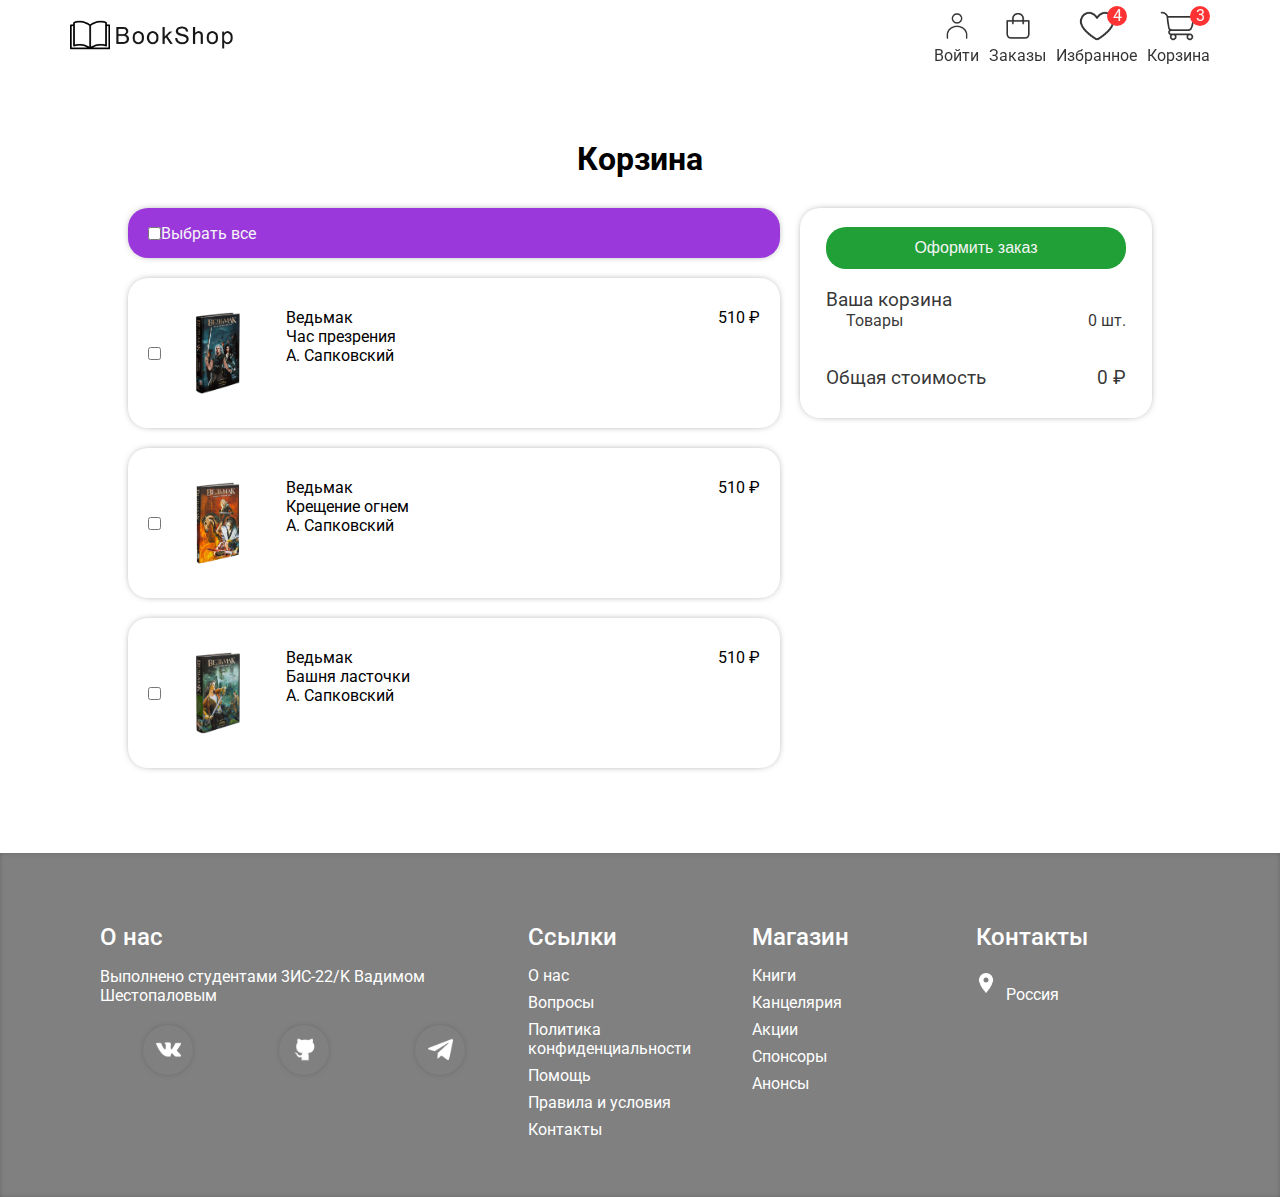
<file: cart.html>
<!DOCTYPE html>
<html lang="ru" dir="ltr">
    <head>
        <meta charset="utf-8">
        <meta name="viewport" content="width=device-width, initial-scale=1.0">
        <title>Book Shop</title>
        <link rel="stylesheet" href="css/style.css">
        <link rel="stylesheet" href="css/header.css">
        <link rel="stylesheet" href="css/footer.css">
        <link rel="stylesheet" href="css/cart.css">
    </head>
    <body>
        <header>
            <nav class="header-nav">
                <div class="header-link-block">
                    <div class="header-link-wrapper">
                        <div class="logo">
                            <a href="index.html"></a>
                        </div>
                        <button class="header-burger-button" type="button">
                            <div class="header-burger">
                                <span class="header-burger-line"></span>
                            </div>
                        </button>
                        <div class="navigation-links">
                            <div class="login">
                                <a href="login.html">
                                    <img src="img/icons/login.png" alt="login-image">
                                    <span>Войти</span>
                                </a>
                            </div>
                            <div class="orders">
                                <a href="orders.html">
                                    <img src="img/icons/orders.png" alt="orders-image">
                                    <span>Заказы</span>
                                </a>
                            </div>
                            <div class="favourites">
                                <a href="favorites.html">
                                    <img src="img/icons/heart.png" alt="heart-image">
                                    <span>Избранное</span>
                                    <div class="favourites-number">
                                        4
                                    </div>
                                </a>
                            </div>
                            <div class="cart">
                                <a href="cart.html">
                                    <img src="img/icons/cart.png" alt="cart-image">
                                    <span>Корзина</span>
                                    <span class="cart-number">3</span>
                                </a>
                            </div>
                        </div>
                        <div class="catalog-overlay invisible"></div>
                    </div>
                </div>
            </nav>
        </header>
        <main class="cartpage">
            <div class="cart-menu-wrapper">
                <div class="cart-head">
                    <h1>Корзина</h1>
                </div>
                <div class="cart-menu">
                    <div class="cart-product-list">
                        <div class="cart-list-choose-all">
                            <input type="checkbox">
                            <span>Выбрать все</span>
                        </div>
                        <div class="cart-product-item">
                            <input type="checkbox" data-name="510">
                            <div class="cart-product-image">
                                <img src="img/books/сапковский/ведьмак_час_презрения_сапковский.jpg" alt="товар в корзине">
                            </div>
                            <div class="cart-product-description">
                                <span>Ведьмак</span>
                                <p>Час презрения<br>А. Сапковский</p>
                            </div>
                            <div class="cart-product-price">
                                <span>510 ₽</span>
                            </div>
                        </div>
                        <div class="cart-product-item">
                            <input type="checkbox" data-name="510">
                            <div class="cart-product-image">
                                <img src="img/books/сапковский/ведьмак_крещение_огнем_сапковский.jpg" alt="товар в корзине">
                            </div>
                            <div class="cart-product-description">
                                <span>Ведьмак</span>
                                <p>Крещение огнем<br>А. Сапковский</p>
                            </div>
                            <div class="cart-product-price">
                                <span>510 ₽</span>
                            </div>
                        </div>
                        <div class="cart-product-item">
                            <input type="checkbox" data-name="510">
                            <div class="cart-product-image">
                                <img src="img/books/сапковский/ведьмак_башня_ласточки_сапковский.jpg" alt="товар в корзине">
                            </div>
                            <div class="cart-product-description">
                                <span>Ведьмак</span>
                                <p>Башня ласточки<br>А. Сапковский</p>
                            </div>
                            <div class="cart-product-price">
                                <span>510 ₽</span>
                            </div>
                        </div>
                    </div>
                    <div class="cart-order-menu">
                        <div class="cart-order-button-wrapper">
                            <button type="button" class="place-an-odrder-btn">Оформить заказ</button>
                        </div>
                        <div class="cart-order-information">
                            <div class="cart-order-content">
                                <span class="cart-order-maintext">Ваша корзина</span>
                                <div class="cart-products-price">
                                    <span>Товары</span>
                                    <span class="number-of-products">0 шт.</span>
                                </div>
                            </div>
                            <div class="cart-order-mainprice">
                                <span class="cart-order-maintext">Общая стоимость</span>
                                <span class="cart-order-maintext final-price">0 ₽</span>
                            </div>
                        </div>
                    </div>
                </div>
            </div>
        </main>
        <footer>
            <section class="footer_container">
                <section class="about_us">
                    <h2>О нас</h2>
                    <p>Выполнено студентами 3ИС-22/K Вадимом Шестопаловым</p>
                    <ul class="socialNetwork">
                        <li><a href="https://vk.com/ban_777" target="_blank" class="vk-link"><img src="img/icons/vk.png" alt="vk"></a></li>
                        <li><a href="https://github.com/Ban4ik3" target="_blank" class="gt-link"><img src="img/icons/gt.png" alt="gt"></a></li>
                        <li><a href="https://t.me/Ban4kik3" target="_blank" class="tg-link"><img src="img/icons/tg.png" alt="tg"></a></li>
                    </ul>
                </section>
                <section class="quicklinks">
                    <h2>Ссылки</h2>
                    <ul>
                        <li><a href="not-found.html">О нас</a></li>
                        <li><a href="not-found.html">Вопросы</a></li>
                        <li><a href="not-found.html">Политика конфиденциальности</a></li>
                        <li><a href="not-found.html">Помощь</a></li>
                        <li><a href="not-found.html">Правила и условия</a></li>
                        <li><a href="not-found.html">Контакты</a></li>
                    </ul>
                </section>
                <section class="quicklinks">
                    <h2>Магазин</h2>
                    <ul>
                        <li><a href="index.html">Книги</a></li>
                        <li><a href="not-found.html">Канцелярия</a></li>
                        <li><a href="not-found.html">Акции</a></li>
                        <li><a href="not-found.html">Спонсоры</a></li>
                        <li><a href="not-found.html">Анонсы</a></li>
                    </ul>
                </section>
                <section class="contact">
                    <h2>Контакты</h2>
                    <ul class="info">
                        <li>
                            <span><img src="img/icons/location.png" alt="loc"></span>
                            <span><br>Россия</span>
                        </li>
                    </ul>
                </section>
            </section>
        </footer>
        <aside class="anchor-top">
            <img src="img/icons/top_arrow.png" alt="top-arrow">
        </aside>
        <script src="scripts/header.js"></script>
        <script src="scripts/script.js"></script>
        <script src="scripts/cart.js"></script>
    </body>
</html>
</file>
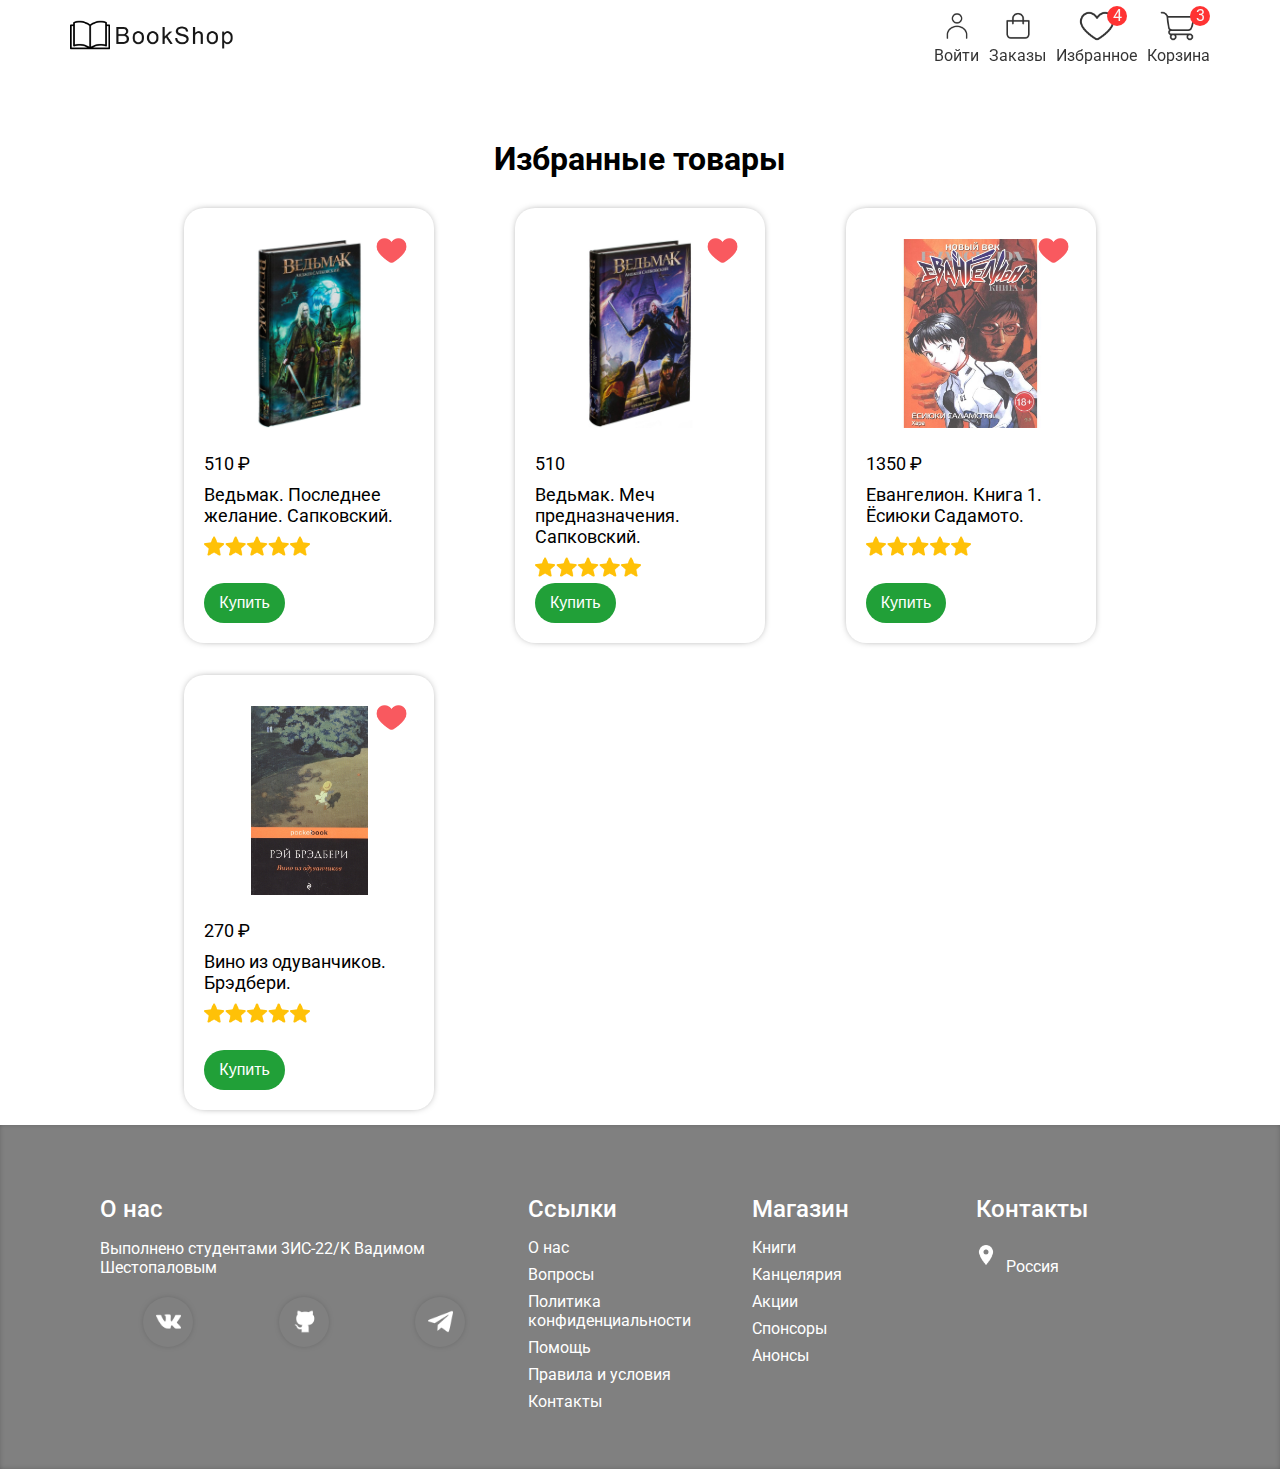
<file: favorites.html>
<!DOCTYPE html>
<html lang="ru" dir="ltr">
    <head>
        <meta charset="utf-8">
        <meta name="viewport" content="width=device-width, initial-scale=1.0">
        <title>Book Shop</title>
        <link rel="stylesheet" href="css/header.css">
        <link rel="stylesheet" href="css/footer.css">
        <link rel="stylesheet" href="css/favorites.css">
        <link rel="stylesheet" href="css/style.css">
    </head>
    <body>
        <header>
            <nav class="header-nav">
                <div class="header-link-block">
                    <div class="header-link-wrapper">
                        <div class="logo">
                            <a href="index.html"></a>
                        </div>
                        <button class="header-burger-button" type="button">
                            <div class="header-burger">
                                <span class="header-burger-line"></span>
                            </div>
                        </button>
                        <div class="navigation-links">
                            <div class="login">
                                <a href="login.html">
                                    <img src="img/icons/login.png" alt="login-image">
                                    <span>Войти</span>
                                </a>
                            </div>
                            <div class="orders">
                                <a href="orders.html">
                                    <img src="img/icons/orders.png" alt="orders-image">
                                    <span>Заказы</span>
                                </a>
                            </div>
                            <div class="favourites">
                                <a href="favorites.html">
                                    <img src="img/icons/heart.png" alt="heart-image">
                                    <span>Избранное</span>
                                    <div class="favourites-number">
                                        4
                                    </div>
                                </a>
                            </div>
                            <div class="cart">
                                <a href="cart.html">
                                    <img src="img/icons/cart.png" alt="cart-image">
                                    <span>Корзина</span>
                                    <span class="cart-number">3</span>
                                </a>
                            </div>
                        </div>
                        <div class="catalog-overlay invisible"></div>
                    </div>
                </div>
            </nav>
        </header>
        <main class="favouritespage">
            <div class="favourites-header">
                <h1>Избранные товары</h1>
            </div>
            <div class="product-list">
                <div class="product-card-wrapper" data-name="ведьмак сапковский последнее желание">
                    <div class="product-card">
                        <div class="product-image">
                            <img src="img/books/сапковский/ведьмак_кровь_эльфов_сапковский.jpg" alt="">
                            <button type="button" class="add-to-favourites-btn liked"></button>
                        </div>
                        <div class="product-description">
                            <span class="product-price">510 ₽</span>
                            <span class="product-text">Ведьмак. Последнее желание. Сапковский.</span>
                            <div class="product-rating">
                                <img src="img/icons/rating.png" alt="rating">
                            </div>
                            <div class="product-button-wrapper">
                                <button type="button" class="add-to-cart-btn">
                                    Купить
                                </button>
                            </div>
                        </div>
                    </div>
                </div>
                <div class="product-card-wrapper" data-name="ведьмак сапковский меч предназначения">
                    <div class="product-card">
                        <div class="product-image">
                            <img src="img/books/сапковский/ведьмак_меч_предназначения_сапковский.jpg" alt="">
                            <button type="button" class="add-to-favourites-btn liked"></button>
                        </div>
                        <div class="product-description">
                            <span class="product-price">510</span>
                            <span class="product-text">Ведьмак. Меч предназначения. Сапковский.</span>
                            <div class="product-rating">
                                <img src="img/icons/rating.png" alt="rating">
                            </div>
                            <div class="product-button-wrapper">
                                <button type="button" class="add-to-cart-btn">
                                    Купить
                                </button>
                            </div>
                        </div>
                    </div>
                </div>
                <div class="product-card-wrapper" data-name="садамото евангелион">
                    <div class="product-card">
                        <div class="product-image">
                            <img src="img/books/садамото/book1.jpeg" alt="">
                            <button type="button" class="add-to-favourites-btn liked"></button>
                        </div>
                        <div class="product-description">
                            <span class="product-price">1350 ₽</span>
                            <span class="product-text">Евангелион. Книга 1. Ёсиюки Садамото.</span>
                            <div class="product-rating">
                                <img src="img/icons/rating.png" alt="rating">
                            </div>
                            <div class="product-button-wrapper">
                                <button type="button" class="add-to-cart-btn">
                                    Купить
                                </button>
                            </div>
                        </div>
                    </div>
                </div>
                <div class="product-card-wrapper" data-name="брэдбери вино из одуванчиков">
                    <div class="product-card">
                        <div class="product-image">
                            <img src="img/books/брэдбери/вино_из_одуванчиков.jpg" alt="">
                            <button type="button" class="add-to-favourites-btn liked"></button>
                        </div>
                        <div class="product-description">
                            <span class="product-price">270 ₽</span>
                            <span class="product-text">Вино из одуванчиков. Брэдбери.</span>
                            <div class="product-rating">
                                <img src="img/icons/rating.png" alt="rating">
                            </div>
                            <div class="product-button-wrapper">
                                <button type="button" class="add-to-cart-btn">
                                    Купить
                                </button>
                            </div>
                        </div>
                    </div>
                </div>
            </div>
        </main>
        <footer>
            <section class="footer_container">
                <section class="about_us">
                    <h2>О нас</h2>
                    <p>Выполнено студентами 3ИС-22/K Вадимом Шестопаловым</p>
                    <ul class="socialNetwork">
                        <li><a href="https://vk.com/ban_777" target="_blank" class="vk-link"><img src="img/icons/vk.png" alt="vk"></a></li>
                        <li><a href="https://github.com/Ban4ik3" target="_blank" class="gt-link"><img src="img/icons/gt.png" alt="gt"></a></li>
                        <li><a href="https://t.me/Ban4ik3" target="_blank" class="tg-link"><img src="img/icons/tg.png" alt="tg"></a></li>
                    </ul>
                </section>
                <section class="quicklinks">
                    <h2>Ссылки</h2>
                    <ul>
                        <li><a href="not-found.html">О нас</a></li>
                        <li><a href="not-found.html">Вопросы</a></li>
                        <li><a href="not-found.html">Политика конфиденциальности</a></li>
                        <li><a href="not-found.html">Помощь</a></li>
                        <li><a href="not-found.html">Правила и условия</a></li>
                        <li><a href="not-found.html">Контакты</a></li>
                    </ul>
                </section>
                <section class="quicklinks">
                    <h2>Магазин</h2>
                    <ul>
                        <li><a href="index.html">Книги</a></li>
                        <li><a href="not-found.html">Канцелярия</a></li>
                        <li><a href="not-found.html">Акции</a></li>
                        <li><a href="not-found.html">Спонсоры</a></li>
                        <li><a href="not-found.html">Анонсы</a></li>
                    </ul>
                </section>
                <section class="contact">
                    <h2>Контакты</h2>
                    <ul class="info">
                        <li>
                            <span><img src="img/icons/location.png" alt="loc"></span>
                            <span><br>Россия</span>
                        </li>
                    </ul>
                </section>
            </section>
        </footer>
        <aside class="anchor-top">
            <img src="img/icons/top_arrow.png" alt="top-arrow">
        </aside>
        <script src="scripts/header.js"></script>
        <script src="scripts/script.js"></script>
    </body>
</html>
</file>
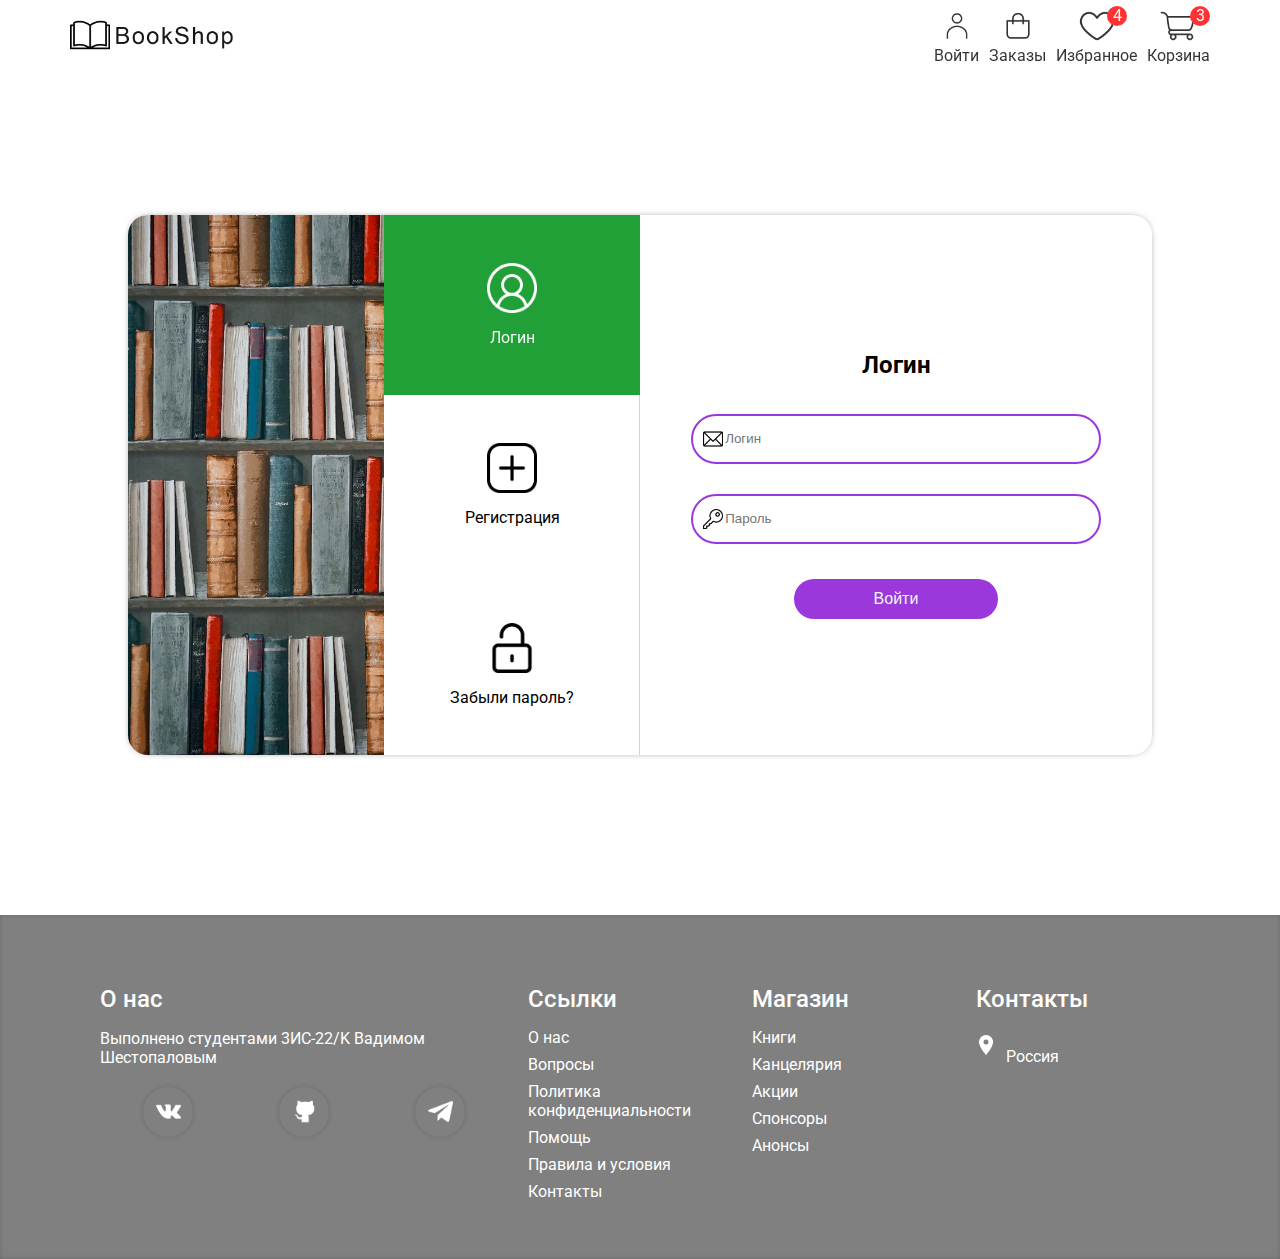
<file: login.html>
<!DOCTYPE html>
<html lang="ru" dir="ltr">
    <head>
        <meta charset="utf-8">
        <meta name="viewport" content="width=device-width, initial-scale=1.0">
        <title>Book Shop</title>
        <link rel="stylesheet" href="css/style.css">
        <link rel="stylesheet" href="css/header.css">
        <link rel="stylesheet" href="css/footer.css">
        <link rel="stylesheet" href="css/login.css">
    </head>
    <body>
        <header>
            <nav class="header-nav">
                <div class="header-link-block">
                    <div class="header-link-wrapper">
                        <div class="logo">
                            <a href="index.html"></a>
                        </div>
                        <button class="header-burger-button" type="button">
                            <div class="header-burger">
                                <span class="header-burger-line"></span>
                            </div>
                        </button>
                        <div class="navigation-links">
                            <div class="login">
                                <a href="login.html">
                                    <img src="img/icons/login.png" alt="login-image">
                                    <span>Войти</span>
                                </a>
                            </div>
                            <div class="orders">
                                <a href="orders.html">
                                    <img src="img/icons/orders.png" alt="orders-image">
                                    <span>Заказы</span>
                                </a>
                            </div>
                            <div class="favourites">
                                <a href="favorites.html">
                                    <img src="img/icons/heart.png" alt="heart-image">
                                    <span>Избранное</span>
                                    <div class="favourites-number">
                                        4
                                    </div>
                                </a>
                            </div>
                            <div class="cart">
                                <a href="cart.html">
                                    <img src="img/icons/cart.png" alt="cart-image">
                                    <span>Корзина</span>
                                    <span class="cart-number">3</span>
                                </a>
                            </div>
                        </div>
                        <div class="catalog-overlay invisible"></div>
                    </div>
                </div>
            </nav>
        </header>
        <main class="login-page">
            <div class="login-container">
                <div class="login-img"></div>
                <div class="login-wrapper login-active">
                    <img src="img/icons/user.png" alt="login">
                    <span>Логин</span>
                </div>
                <div class="register-wrapper">
                    <img src="img/icons/register.png" alt="register">
                    <span>Регистрация</span>
                </div>
                <div class="forgot-password-wrapper">
                    <img src="img/icons/password.png" alt="forgot-password">
                    <span>Забыли пароль?</span>
                </div>

                <div class="login-form-wrapper">
                    <div class="logining">
                        <form class="login-form" action="login.html" method="post">
                            <h2>Логин</h2>
                            <div class="email-wrapper">
                                <img src="img/icons/mail.png" alt="mail-image">
                                <input type="email" placeholder="Логин">
                            </div>
                            <div class="password-wrapper">
                                <img src="img/icons/key.png" alt="password-image">
                                <input type="password" placeholder="Пароль">
                            </div>
                            <button class="submit-button" type="submit">Войти</button>
                        </form>
                    </div>

                    <div class="registration invisible">
                        <form class="login-form" action="login.html" method="post">
                            <h2>Регистрация</h2>
                            <div class="email-wrapper">
                                <img src="img/icons/mail.png" alt="mail-image">
                                <input type="email" placeholder="Адресс электронной почты">
                            </div>
                            <div class="password-wrapper">
                                <img src="img/icons/key.png" alt="password-image">
                                <input type="password" placeholder="Пароль">
                            </div>
                            <div class="password-wrapper">
                                <img src="img/icons/key.png" alt="password-image">
                                <input type="password" placeholder="Секретное слово">
                            </div>
                            <button class="submit-button" type="submit">Зарегестрироваться</button>
                        </form>
                    </div>

                    <div class="recovering-password invisible">
                        <form class="login-form" action="login.html" method="post">
                            <h2>Восстановление пароля</h2>
                            <div class="email-wrapper">
                                <img src="img/icons/mail.png" alt="mail-image">
                                <input type="email" placeholder="Укажите адрес почты, к которой привязан аккаунт">
                            </div>
                            <div class="password-wrapper">
                                <img src="img/icons/key.png" alt="password-image">
                                <input type="password" placeholder="Секретное слово">
                            </div>
                            <button class="submit-button" type="submit">Восстановить пароль</button>
                        </form>
                    </div>
                </div>
            </div>
        </main>
        <footer>
            <section class="footer_container">
                <section class="about_us">
                    <h2>О нас</h2>
                    <p>Выполнено студентами 3ИС-22/K Вадимом Шестопаловым</p>
                    <ul class="socialNetwork">
                        <li><a href="https://vk.com/ban_777" target="_blank" class="vk-link"><img src="img/icons/vk.png" alt="vk"></a></li>
                        <li><a href="https://github.com/Ban4ik3" target="_blank" class="gt-link"><img src="img/icons/gt.png" alt="gt"></a></li>
                        <li><a href="https://t.me/Ban4kik3" target="_blank" class="tg-link"><img src="img/icons/tg.png" alt="tg"></a></li>
                    </ul>
                </section>
                <section class="quicklinks">
                    <h2>Ссылки</h2>
                    <ul>
                        <li><a href="not-found.html">О нас</a></li>
                        <li><a href="not-found.html">Вопросы</a></li>
                        <li><a href="not-found.html">Политика конфиденциальности</a></li>
                        <li><a href="not-found.html">Помощь</a></li>
                        <li><a href="not-found.html">Правила и условия</a></li>
                        <li><a href="not-found.html">Контакты</a></li>
                    </ul>
                </section>
                <section class="quicklinks">
                    <h2>Магазин</h2>
                    <ul>
                        <li><a href="index.html">Книги</a></li>
                        <li><a href="not-found.html">Канцелярия</a></li>
                        <li><a href="not-found.html">Акции</a></li>
                        <li><a href="not-found.html">Спонсоры</a></li>
                        <li><a href="not-found.html">Анонсы</a></li>
                    </ul>
                </section>
                <section class="contact">
                    <h2>Контакты</h2>
                    <ul class="info">
                        <li>
                            <span><img src="img/icons/location.png" alt="loc"></span>
                            <span><br>Россия</span>
                        </li>
                    </ul>
                </section>
            </section>
        </footer>
        <aside class="anchor-top">
            <img src="img/icons/top_arrow.png" alt="top-arrow">
        </aside>
        <script src="scripts/login.js"></script>
        <script src="scripts/header.js"></script>
        <script src="scripts/script.js"></script>
    </body>
</html>
</file>
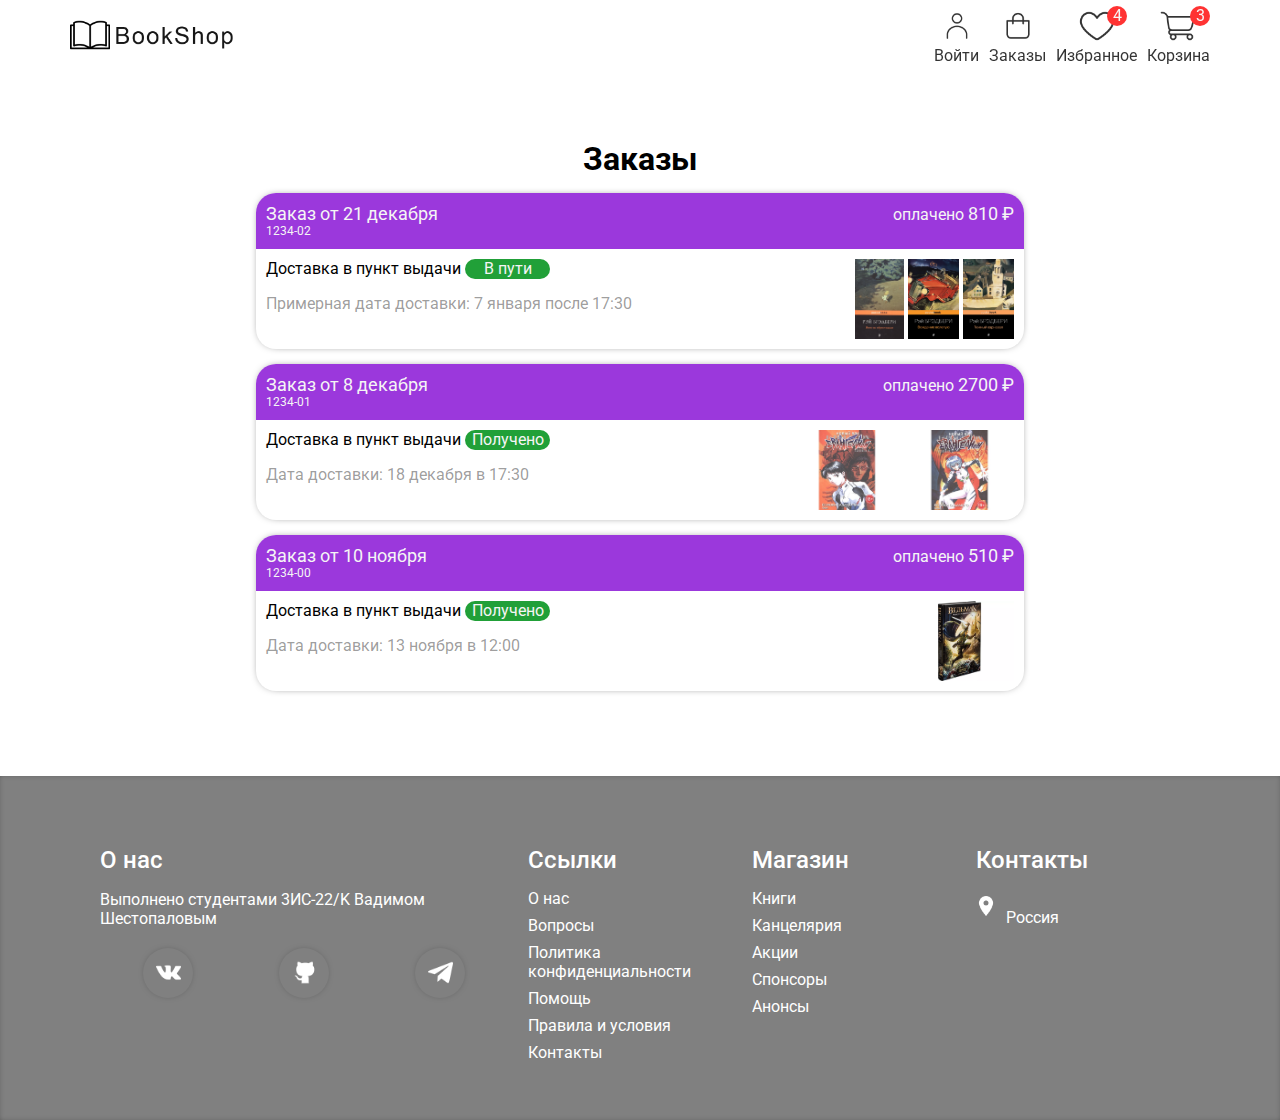
<file: orders.html>
<!DOCTYPE html>
<html lang="ru" dir="ltr">
    <head>
        <meta charset="utf-8">
        <meta name="viewport" content="width=device-width, initial-scale=1.0">
        <title>Book Shop</title>
        <link rel="stylesheet" href="css/style.css">
        <link rel="stylesheet" href="css/header.css">
        <link rel="stylesheet" href="css/footer.css">
        <link rel="stylesheet" href="css/order.css">
    </head>
    <body>
        <header>
            <nav class="header-nav">
                <div class="header-link-block">
                    <div class="header-link-wrapper">
                        <div class="logo">
                            <a href="index.html"></a>
                        </div>
                        <button class="header-burger-button" type="button">
                            <div class="header-burger">
                                <span class="header-burger-line"></span>
                            </div>
                        </button>
                        <div class="navigation-links">
                            <div class="login">
                                <a href="login.html">
                                    <img src="img/icons/login.png" alt="login-image">
                                    <span>Войти</span>
                                </a>
                            </div>
                            <div class="orders">
                                <a href="orders.html">
                                    <img src="img/icons/orders.png" alt="orders-image">
                                    <span>Заказы</span>
                                </a>
                            </div>
                            <div class="favourites">
                                <a href="favorites.html">
                                    <img src="img/icons/heart.png" alt="heart-image">
                                    <span>Избранное</span>
                                    <div class="favourites-number">
                                        4
                                    </div>
                                </a>
                            </div>
                            <div class="cart">
                                <a href="cart.html">
                                    <img src="img/icons/cart.png" alt="cart-image">
                                    <span>Корзина</span>
                                    <span class="cart-number">3</span>
                                </a>
                            </div>
                        </div>
                        <div class="catalog-overlay invisible"></div>
                    </div>
                </div>
            </nav>
        </header>
        <main class="orderpage">
            <div class="order-wrapper">
                <div class="order-header">
                    <h1>Заказы</h1>
                </div>
                <div class="order-product-list">
                    <div class="order-product-item">
                        <div class="order-product-head">
                            <div class="order-head">
                                <div class="order-left-side">
                                    <p class="order-date">Заказ от 21 декабря</p>
                                    <p class="order-number">1234-02</p>
                                </div>
                                <div class="order-right-side">
                                    <span>оплачено</span>
                                    <span class="order-price">810 ₽</span>
                                </div>
                            </div>
                        </div>
                        <div class="order-product-content">
                            <div class="order-left-side">
                                <p>Доставка в пункт выдачи <span class="order-status">В пути</span></p>
                                <p class="order-delivery-date">Примерная дата доставки: 7 января после 17:30</p>
                            </div>
                            <div class="order-right-side">
                                <img src="img/books/брэдбери/вино_из_одуванчиков.jpg" alt="Картинта товара">
                                <img src="img/books/брэдбери/вождение_вслепую.jpg" alt="Картинта товара">
                                <img src="img/books/брэдбери/темный_карнавал.jpg" alt="Картинта товара">
                            </div>
                        </div>
                    </div>
                    <div class="order-product-item">
                        <div class="order-product-head">
                            <div class="order-head">
                                <div class="order-left-side">
                                    <p class="order-date">Заказ от 8 декабря</p>
                                    <p class="order-number">1234-01</p>
                                </div>
                                <div class="order-right-side">
                                    <span>оплачено</span>
                                    <span class="order-price">2700 ₽</span>
                                </div>
                            </div>
                        </div>
                        <div class="order-product-content">
                            <div class="order-left-side">
                                <p>Доставка в пункт выдачи <span class="order-status">Получено</span></p>
                                <p class="order-delivery-date">Дата доставки: 18 декабря в 17:30</p>
                            </div>
                            <div class="order-right-side">
                                <img src="img/books/садамото/book1.jpeg" alt="Картинта товара">
                                <img src="img/books/садамото/book2.jpeg" alt="Картинта товара">
                            </div>
                        </div>
                    </div>
                    <div class="order-product-item">
                        <div class="order-product-head">
                            <div class="order-head">
                                <div class="order-left-side">
                                    <p class="order-date">Заказ от 10 ноября</p>
                                    <p class="order-number">1234-00</p>
                                </div>
                                <div class="order-right-side">
                                    <span>оплачено</span>
                                    <span class="order-price">510 ₽</span>
                                </div>
                            </div>
                        </div>
                        <div class="order-product-content">
                            <div class="order-left-side">
                                <p>Доставка в пункт выдачи <span class="order-status">Получено</span></p>
                                <p class="order-delivery-date">Дата доставки: 13 ноября в 12:00</p>
                            </div>
                            <div class="order-right-side">
                                <img src="img/books/сапковский/ведьмак_последнее_желание_сапковский.jpg" alt="Картинта товара">
                            </div>
                        </div>
                    </div>
            </div>
        </main>
        <footer>
            <section class="footer_container">
                <section class="about_us">
                    <h2>О нас</h2>
                    <p>Выполнено студентами 3ИС-22/K Вадимом Шестопаловым</p>
                    <ul class="socialNetwork">
                        <li><a href="https://vk.com/ban_777" target="_blank" class="vk-link"><img src="img/icons/vk.png" alt="vk"></a></li>
                        <li><a href="https://github.com/Ban4ik3" target="_blank" class="gt-link"><img src="img/icons/gt.png" alt="gt"></a></li>
                        <li><a href="https://t.me/Ban4kik3" target="_blank" class="tg-link"><img src="img/icons/tg.png" alt="tg"></a></li>
                    </ul>
                </section>
                <section class="quicklinks">
                    <h2>Ссылки</h2>
                    <ul>
                        <li><a href="not-found.html">О нас</a></li>
                        <li><a href="not-found.html">Вопросы</a></li>
                        <li><a href="not-found.html">Политика конфиденциальности</a></li>
                        <li><a href="not-found.html">Помощь</a></li>
                        <li><a href="not-found.html">Правила и условия</a></li>
                        <li><a href="not-found.html">Контакты</a></li>
                    </ul>
                </section>
                <section class="quicklinks">
                    <h2>Магазин</h2>
                    <ul>
                        <li><a href="index.html">Книги</a></li>
                        <li><a href="not-found.html">Канцелярия</a></li>
                        <li><a href="not-found.html">Акции</a></li>
                        <li><a href="not-found.html">Спонсоры</a></li>
                        <li><a href="not-found.html">Анонсы</a></li>
                    </ul>
                </section>
                <section class="contact">
                    <h2>Контакты</h2>
                    <ul class="info">
                        <li>
                            <span><img src="img/icons/location.png" alt="loc"></span>
                            <span><br>Россия</span>
                        </li>
                    </ul>
                </section>
            </section>
        </footer>
        <aside class="anchor-top">
            <img src="img/icons/top_arrow.png" alt="top-arrow">
        </aside>
        <script src="scripts/header.js"></script>
        <script src="scripts/script.js"></script>
    </body>
</html>
</file>
<file: css/style.css>
@import url('https://fonts.googleapis.com/css2?family=Roboto&display=swap');

:root {
    --green: #21a038;
    --violet: #9b38dc;
    --dark-font-color: #262626;
    --light-font-color: #f5f5f5;
}

html {
    margin: 0;
    padding: 0;
    font-family: 'Roboto', sans-serif;
}

body {
    margin: 0;
    padding: 0;
}

img {
    user-drag: none;
    -webkit-user-drag: none;
    user-select: none;
    -moz-user-select: none;
    -webkit-user-select: none;
    -ms-user-select: none;
}

button {
    cursor: pointer;
}

.invisible {
    display: none;
}

.flex {
    display: flex;
}

.product-list {
    box-sizing: border-box;
    margin: 30px auto 0 auto;
    min-width: 540px;
    width: 75%;
    height: auto;
    display: grid;
    grid-template-columns: repeat(auto-fit, minmax(250px, 1fr));
    justify-items: center;
    align-items: center;
    gap: 2em;
}

.product-card-wrapper {
    width: 250px;
    height: auto;
    padding: 20px;
    box-sizing: border-box;
    border-radius: 20px;
    box-shadow: 0 0 10px -5px black;
}

.product-card {
    width: 100%;
    height: auto;
}

.product-image {
    display: flex;
    justify-content: center;
    align-items: center;
    width: 100%;
    height: 210px;
    position: relative;
    overflow: hidden;

}

.product-image:hover img {
    transform: scale(1.05);
}

.product-image > img {
    transition: transform 0.5s;
    height: 90%;
}

.product-description {
    margin-top: 5px;
    width: 100%;
    height: 180px;
    display: flex;
    flex-direction: column;
    box-sizing: border-box;
    font-size: 18px;
}

.product-price,
.product-text,
.product-rating,
.product-button-wrapper {
    margin-top: 10px;
    width: 100%;
}

.product-button-wrapper {
    margin-top: auto;
    display: flex;
    justify-content: space-between;
}

.product-rating {
    height: 20px;
}

.product-rating img {
    height: 100%;
}

.add-to-cart-btn {
    border: none;
    border-radius: 20px;
    background-color: var(--green);
    cursor: pointer;
    height: 40px;
    font-size: 16px;
    color: white;
    padding: 0 15px;
    transition: all 0.2s linear;
}

.add-to-cart-btn:hover {
    background-color: #1c822f;
    transform: scale(1.05);
}

.add-to-favourites-btn {
    border: none;
    border-radius: 5px;
    background-color: transparent;
    cursor: pointer;
    width: 35px;
    height: 35px;
    position: absolute;
    top: 5px;
    right: 5px;
    padding: 0;
    margin: 0;
}

.add-to-favourites-btn img {
    width: 100%;
    height: 100%;
}

.liked {
    background-image: url(../img/icons/red_heart.png);
    background-size: contain;
}

.not-liked {
    background-image: url(../img/icons/heart.png);
    background-size: contain;
}

.anchor-top {
    cursor: pointer;
    position: fixed;
    bottom: 25px;
    right: 30px;
    justify-content: center;
    align-items: center;
    width: 100px;
    height: 60px;
    background-color: var(--green);
    border-radius: 20px;
}

.anchor-top > img {
    height: 70%;
    aspect-ratio: 1 / 1;
    filter: invert(100%);
}

.empty-list {
    flex-direction: column;
    align-items: center;
    justify-content: flex-start;
    width: 100%;
    height: 75vh;
}

.empty-list > img {
    aspect-ratio: 1 / 1;
    width: 256px;
}

.empty-list > span {
    width: 100%;
    text-align: center;
    font-size: 25px;
}

@media (max-width: 767px) {
    .product-list {
        min-width: 0;
    }
}

@media (max-width: 340px) {
    .product-list {
        width: auto;
        display: flex;
        flex-direction: column;
    }

    .product-card-wrapper {
        border-radius: unset;
        width: 100%;
    }

    .empty-list > img {
        width: 128px;
    }
}
</file>
<file: css/header.css>
/* HEADER */

header {
    width: 100%;
    height: 70px;
    background-color: white;
    position: sticky;
    top: 0;
    z-index: 1;
    min-height: 70px;
}

header * {
    margin: 0;
    padding: 0;
    text-decoration: none;
}

.header-shadow {
    box-shadow: 0 2px 8px rgb(0 0 0 / 10%);
}

.header-nav {
    box-sizing: border-box;
    padding: 0 70px;
    width: 100%;
    height: 100%;
    display: flex;
    align-items: center;
}

.header-nav  a {
    text-decoration: none;
    display: flex;
    flex-direction: column;
    align-items: center;
    color: black;
    text-decoration: none;
}

.header-nav img {
    width: 40px;
    height: 40px;
    position: relative;
}

.navigation-links {
    height: auto;
    width: auto;
}

.header-link-block {
    width: 100%;
    box-sizing: border-box;
}

.header-link-wrapper {
    box-sizing: border-box;
    display: flex;
    justify-content: space-between;
    align-items: center;
}

.cart,
.favourites,
.orders,
.login {
    height: 100%;
    width: auto;
    filter: opacity(80%);
}

.logo {
    background-image: url(../img/logo1.png);
    background-size: 100% 100%;
    height: 40px;
    width: 165px;
    margin-right: 2%;
}

.logo > a {
    width: 100%;
    height: 100%;
}

.search {
    width: 40%;
    margin: 0 2% 0 1%;
}

.search-field {
    box-sizing: border-box;
    background-color: white;
    height: 55px;
    width: auto;
    border-radius: 27.5px;
    display: flex;
    align-items: center;
    border: 2px solid var(--violet);
}

.search-field input::placeholder {
    font-size: 15px;
}

/* removing the crosses icon */
input[type="search"]::-webkit-search-decoration,
input[type="search"]::-webkit-search-cancel-button,
input[type="search"]::-webkit-search-results-button,
input[type="search"]::-webkit-search-results-decoration { display: none; }

.header-nav input[type=search] {
    border: none;
    height: 100%;
    width: 100%;
    padding: calc((55px - 16px) / 2);
    border-radius: 27.5px;
    outline: none;
}

.loupe {
    border: none;
    background-color: var(--violet);
    margin-right: calc(55px * 0.1);
    border-radius: 50%;
    height: calc(55px * 0.8);
    aspect-ratio: 1/1;
}

.loupe img {
    height: 70%;
    width: 70%;
    filter: invert(100%);
}

.login,
.orders,
.favourites {
    margin-right: 10px;
}

.catalog-overlay {
    position: fixed;
    top: 70px;
    left: 0;
    right: 0;
    bottom: 0;
    background-color: rgba(0, 0, 0, 10%);
    z-index: -1;
}

.catalog-menu {
    box-sizing: border-box;
    position: fixed;
    top: 70px;
    left: 0;
    bottom: 0;
    height: 100%;
    width: 20%;
    min-width: 225px;
    background-color: white;
    text-align: left;
    z-index: 3;
}

.catalog-menu::after {
    width: 1.5px;
    height: 100%;
    position: absolute;
    right: 0px;
    z-index: -1;
    top: 0;
    background-color: gray;
    content: '';
}

.catalog-menu li {
    display: flex;
    color: black;
    width: 100%;
    height: 50px;
    padding-left: 20px;
    align-items: center;
    box-sizing: border-box;
    cursor: pointer;
}

.catalog-menu li > p {
    display: block;
    width: 100%;
}

.catalog-menu > ul > li > .catalog-sub-menu {
    display: none;
}

.catalog-menu li:hover {
    background-color: var(--green);
    color: var(--light-font-color);
}

.catalog-menu li:hover > .catalog-sub-menu {
    display: block;
}

.catalog-sub-menu {
    box-sizing: border-box;
    border-right: solid 2px gray;
    position: fixed;
    width: 20%;
    min-width: 225px;
    top: 70px;
    left: 20%;
    bottom: 0;
    background-color: white;
}

.empty-box {
    width: 100%;
    height: 100%;
}

.header-burger-button {
    display: none;
    border: none;
    background-color: transparent;
    width: auto;
    height: 55px;
    justify-content: center;
    align-items: center;
    cursor: pointer;
}

.header-burger-line {
    position: relative;
}

.header-burger-line,
.header-burger-line::before,
.header-burger-line::after {
    height: 4.5px;
    border-radius: calc(4px / 2);
    width: 35px;
    background-color: lightgray;
    display: block;
}

.header-burger-line::before,
.header-burger-line::after {
    position: absolute;
    transition: all 0.3s;
    content: '';
}

.header-burger-line::before {
    bottom: 10px;
}

.header-burger-line::after {
    top: 10px;
}

.header-burger-opened {
    background-color: transparent;
}

.header-burger-opened::after {
    transform: rotate(-45deg);
    top: 0;
}

.header-burger-opened::before {
    transform: rotate(45deg);
    bottom: 0;
}

.favourites-number,
.cart-number {
    position: absolute;
    top: 0px;
    border-radius: 50%;
    width: 20px;
    height: 20px;
    display: flex;
    justify-content: center;
    align-items: center;
    color: var(--light-font-color);
    background-color: red;
}

.favourites-number {
    right: 10px;
}

.cart-number {
    right: 0px;
}

@media (max-width: 960px) {
    header {
        height: auto;
    }
    .header-link-wrapper {
        flex-wrap: wrap;
        padding: 5px 0;
    }

    .search {
        margin: 15px 0 0 0;
        order: 10;
        width: 100%;
    }

    .header-burger-button {
        order: 9;
    }

    .navigation-links,
    .header-burger-button {
        margin-left: auto;
    }
}

@media (max-width: 767px) {

    .header-burger-button {
        display: flex;
    }

    .catalog-button {
        display: none;
    }

    .header-nav {
        padding: 0 40px;
    }

    .navigation-links {
        height: auto;
        width: 100%;
        position: fixed;
        top: 69px;
        left: 0;
        background-color: white;
    }

    .navigation-links > div {
        padding: 10px 0;
        margin: 0;
        height: auto;
        width: auto;
        filter: opacity(80%);
    }

    .navigation-links > div:hover {
        filter: opacity(100%);
        background-color: var(--green);
    }

    .navigation-links > div:hover > * {
        filter: invert(100%);
    }

    .favourites-number,
    .cart-number {
        display: none;
    }
}

@media (max-width: 340px) {
    .logo {
        background-image: url(../img/logo.png);
        width: 40px;
    }
}
</file>
<file: css/footer.css>
/* FOOTER */

footer {
    box-sizing: border-box;
    color: white;
    position: relative;
    width: 100%;
    height: auto;
    padding: 50px 100px;
    box-shadow: inset 0 0 10px -6px black;
    margin-top: 15px;
    background-color: gray;
    text-decoration: none;
    z-index: 0;
}

footer img {
    filter: invert(100%);
}

footer a {
    text-decoration: none;
    color: white;
}

footer a:hover {
    color: var(--darkgreen);
    text-decoration: underline;
}

footer ul {
    padding: 0;
    margin: 0;
}

footer li {
    list-style: none;
}

.footer_container {
    width: 100%;
    display: grid;
    grid-template-columns: 2fr 1fr 1fr 1fr;
    grid-gap: 20px;
}

footer .footer_container h2 {
    position: relative;
    font-weight: 500;
    margin-bottom: 15px;
}

.footer_container h2::before {
    content: "";
    position: absolute;
    bottom: -5px;
    left: 0;
    width: 100%;
    height: 1.7px;
    background: var(--green2);
}

.socialNetwork {
    margin-top: 20px;
    display: flex;
    justify-content: space-around;
}

.socialNetwork li {
    list-style: none;
}

.quicklinks li a {
    margin-bottom: 8px;
    display: inline-block;
}

.info li {
    display: grid;
    grid-template-columns: 30px 1fr;
    margin-bottom: 16px;
    align-items: center;
}

.socialNetwork a {
    height: 50px;
    width: 50px;
    background-color: var(--darkgreen);
    border-radius: 50%;
    display: flex;
    justify-content: center;
    align-items: center;
    overflow: hidden;
    box-shadow:  0 0 10px -6px black;
}

.socialNetwork a img {
    position: absolute;
    height: 25px;
    width: 25px;
}

.vk-link:hover::before,
.gt-link:hover::before,
.tg-link:hover::before {
    top: 0;
}

.socialNetwork a::before {
    content: '';
    position: relative;
    top: -60px;
    height: inherit;
    width: inherit;
    background: linear-gradient(135deg, #21a038, #9b38dc);
    transition: 0.5s;
}

.contact img {
    width: 20px;
}

.copyright_text {
    box-sizing: border-box;
    width: 100%;
    height: 30px;
    background-color: var(--darkgreen);
    padding: 3px 0;
    text-align: center;
    color: var(--green2);
}

@media (max-width: 960px) {
    footer {
        padding: 40px;
    }
    footer .footer_container {
        grid-template-columns: repeat(2, 1fr);
    }
    .copyright_text {
        padding: 25px 40px;
    }
}

@media (max-width: 767px) {
    footer .footer_container {
        grid-template-columns: repeat(1, 1fr);
    }
}
</file>
<file: css/cart.css>
.cartpage * {
    margin: 0;
    padding: 0;
}

.cartpage {
    display: flex;
    justify-content: center;
    align-items: center;
    height: auto;
    padding: 70px 0;
}

.cart-head {
    text-align: center;
}

.cart-menu-wrapper {
    display: flex;
    flex-direction: column;
    width: 80%;
    min-width: 710px;
}

.cart-menu {
    display: flex;
    box-sizing: border-box;
    margin-top: 30px;
}

.cart-product-list {
    width: 65%;
    grid-column: 1 / 3;
    /* background-color: darkgray; */
    margin-right: 20px;
}

.cart-list-choose-all {
    padding-left: 20px;
    height: 50px;
    width: 100%;
    border-radius: 20px;
    box-shadow: 0 0 10px -5px black;
    display: flex;
    align-items: center;
    box-sizing: border-box;
    background-color: var(--violet);
    color: var(--light-font-color);
    font-size: 16px;
}

.cart-product-item {
    box-sizing: border-box;
    padding: 0 20px;
    margin-top: 20px;
    width: 100%;
    height: 150px;
    display: flex;
    align-items: center;
    justify-content: space-between;
    flex-direction: row;
    border-radius: 20px;
    box-shadow: 0 0 10px -5px black;
}

.cart-product-image,
.cart-product-description,
.cart-product-price {
    box-sizing: border-box;
    height: 100%;
}

.cart-product-image {
    width: 110px;
    display: flex;
    align-items: center;
}

.cart-product-image img {
    width: 100%;
}

.cart-product-description {
    width: calc(100% - 200px);
    padding-top: 30px;
    padding-left: 10px;
}

.cart-product-price {
    text-align: right;
    padding-top: 30px;
    width: auto;
    min-width: 70px;
}

.cart-order-menu {
    box-sizing: border-box;
    border-radius: 20px;
    width: 35%;
    height: fit-content;
    grid-column: 3 / 4;
    padding: 0 2.5%;
    box-shadow: 0 0 10px -5px black;
}

.cart-order-button-wrapper {
    width: 100%;
    height: 60px;
    display: flex;
    justify-content: center;
    align-items: center;
    margin: 10px 0;
}

.place-an-odrder-btn {
    width: 100%;
    height: 70%;
    border: none;
    border-radius: 20px;
    background-color: var(--green);
    color: var(--light-font-color);
    font-size: 16px;
    cursor: pointer;
}

.cart-order-information {
    width: 100%;
    height: 130px;
    box-sizing: border-box;
    color: rgba(0, 0, 0, 0.8);
}

.cart-products-price {
    padding-left: 20px;
}

.cart-products-price,
.cart-order-mainprice {
    width: auto;
    display: flex;
    justify-content: space-between;
}

.cart-order-maintext {
    font-size: 19px;
}

.cart-order-mainprice {
    height: 40%;
}

.cart-order-content {
    height: 60%;
}

@media (max-width: 767px) {
    .cartpage {
        padding: 30px 0 0 0;
    }

    .cart-menu-wrapper {
        width: 100%;
        height: auto;
        min-width: 0;
    }

    .cart-menu-wrapper * {
        border-radius: unset;
    }

    .cart-menu {
        flex-direction: column;
    }

    .cart-product-list{
        width: 100%;
    }

    .cart-product-item {
        padding: 0 20px;
    }

    .cart-order-menu {
        margin-top: 20px;
        width: 100%;
    }

    .cart-list-choose-all,
    .cart-order-menu {
        padding: 0 40px;
    }
}

@media (max-width: 340px) {
    .cart-product-description {
        display: none;
    }
}
</file>
<file: css/favorites.css>
.favouritespage h1 {
    margin: 0;
    padding: 0;
}

.favouritespage {
    padding-top: 70px;
}

.favourites-wrapper {
    box-sizing: border-box;
    margin: 30px auto 0 auto;
    min-width: 540px;
    width: 75%;
    height: auto;
    display: grid;
    grid-template-columns: repeat(auto-fit, minmax(250px, 1fr));
    justify-items: center;
    align-items: center;
    gap: 2em;
}

.favourites-header {
    text-align: center;
}

.order-product-item {
    width: 100%;
    height: auto;
    margin-top: 15px;
    border-radius: 20px;
    overflow: hidden;
    box-shadow: 0 0 10px -5px black;
}

.order-product-head {
    padding: 10px;
    box-sizing: border-box;
    width: 100%;
    height: 56px;
    background-color: rgba(0, 0, 0, 0.2);
}

.order-head {
    width: 100%;
    height: 100%;
    display: flex;
    justify-content: space-between;
}

.order-product-content {
    box-sizing: border-box;
    display: flex;
    justify-content: space-between;
    padding: 10px;
    width: 100%;
    height: 100px;
}

.order-product-content .order-right-side {
    height: 100%;
    width: 300px;
}

.order-product-content .order-right-side img {
    height: 100%;
    aspect-ratio: 1 / 1;
}

.order-product-content .order-left-side p {
    margin-bottom: 15px;
}

.order-status {
    display: inline-block;
    text-align: center;
    height: 20px;
    width: 80px;
    border-radius: 3px;
    background-color: rgba(0, 255, 0, 0.7);
}

@media (max-width: 767px) {
    .favourites-wrapper {
        min-width: 0;
    }
}
</file>
<file: css/login.css>
input:focus::placeholder {
    font-size: 0px;
}

.login-page {
    display: flex;
    justify-content: center;
    align-items: center;
    width: 100%;
    height: calc(100vh - 70px);
}

.login-container {
    min-width: 420px;
    width: 80%;
    height: 65%;
    display: grid;
    grid-template-columns: 1fr 1fr 2fr;
    grid-template-rows: 1fr 1fr 1fr;
    border-radius: 20px;
    overflow: hidden;
    box-shadow: 0 0 10px -5px black;
}

.login-img {
    grid-row: 1 / 4;
    grid-column: 1 / 2;
    background-image: url("../img/books-login.jpg");
    background-size: cover;
}

.login-form-wrapper {
    grid-row: 1 / 4;
    grid-column: 3 / 4;
}

.login-wrapper,
.register-wrapper,
.forgot-password-wrapper {
    position: relative;
    display: flex;
    flex-direction: column;
    justify-content: center;
    align-items: center;
    transition: all 0.2s;
    cursor: pointer;
}

.login-wrapper::after,
.register-wrapper::after,
.forgot-password-wrapper::after {
    width: 1.5px;
    height: 100%;
    position: absolute;
    right: 0;
    z-index: -1;
    content: '';
    background-color: lightgray;
}

.login-active {
    background-color: var(--green);
}

.login-active * {
    filter: invert(100%);
}

.login-container > div > img {
    width: 50px;
    height: 50px;
    margin-bottom: 15px;
}

.login-form-wrapper {
    display: flex;
    flex-direction: column;
    justify-content: center;
    align-items: center;
}

.login-form {
    width: 100%;
    display: flex;
    justify-content: center;
    flex-direction: column;
    align-items: center;
}

.login-form * {
    margin: 0;
}

.login-form h2 {
    margin-bottom: 20px;
}

.login-form img {
    width: 20px;
    height: 20px;
}

.login-form input {
    border: none;
    outline: none;
    width: 100%;
}

.email-wrapper,
.password-wrapper {
    display: flex;
    align-items: center;
    box-sizing: border-box;
    background-color: white;
    height: 50px;
    width: 80%;
    border-radius: 25px;
    padding: 10px;
    border: 2px solid var(--violet);
    margin: 15px 0;
}

.submit-button {
    margin-top: 20px;
    width: 40%;
    height: 40px;
    border-radius: 20px;
    border: none;
    background-color: var(--violet);
    color: var(--light-font-color);
    font-size: 16px;
}

.logining,
.registration,
.recovering-password {
    width: 100%;
    height: auto;
}


@media (max-width: 960px) {
    .login-container {
        grid-template-columns: repeat(3, 1fr);
        height: 95%;
    }

    .login-wrapper::after,
    .register-wrapper::after,
    .forgot-password-wrapper::after {
        width: 100%;
        height: 2px;
        position: absolute;
        bottom: 0;
        z-index: -1;
        content: '';
        background-color: lightgray;
    }

    .login-img {
        display: none;
    }

    .login-form-wrapper {
        grid-row: 2 / 4;
        grid-column: 1 / 4;
    }
}

@media (max-width: 767px) {

    .login-container {
        grid-template-rows: 120px 1fr 1fr;
        grid-gap: 0;
        height: 100%;
        min-width: 0;
        width: 100%;
        box-shadow: none;
        border-radius: unset;
    }
}

@media (max-width: 420px) {
    .login-wrapper > span,
    .register-wrapper > span,
    .forgot-password-wrapper > span {
        display: none;
    }

    .login-wrapper,
    .register-wrapper,
    .forgot-password-wrapper {
        height:
    }

    .submit-button {
        width: 80%;
    }
}
</file>
<file: css/order.css>
.orderpage * {
    margin: 0;
    padding: 0;
}

.orderpage {
    display: flex;
    justify-content: center;
    align-items: center;
    height: auto;
    padding: 70px 0;
}

.order-wrapper {
    display: flex;
    flex-direction: column;
    width: 60%;
    min-width: 650px;
}

.order-header {
    text-align: center;
}

.order-head > .order-right-side {
    justify-content: flex-end;
}

.order-product-list {
    width: 100%;
}

.order-product-item {
    width: 100%;
    height: auto;
    margin-top: 15px;
    border-radius: 20px;
    overflow: hidden;
    box-shadow: 0 0 10px -5px black;
}

.order-product-head {
    padding: 10px;
    box-sizing: border-box;
    width: 100%;
    min-height: 56px;
    height: auto;
    background-color: var(--violet);
    color: var(--light-font-color);
}

.order-head {
    width: 100%;
    height: 100%;
    display: flex;
    justify-content: space-between;
}

.order-product-content {
    box-sizing: border-box;
    display: flex;
    justify-content: space-between;
    padding: 10px;
    width: 100%;
    height: 100px;
}

.order-product-content .order-right-side {
    height: 100%;
    width: auto;
}

.order-product-content .order-right-side img {
    height: 80px;
}

.order-product-content .order-left-side p {
    margin-bottom: 15px;
}

.order-status {
    display: inline-block;
    text-align: center;
    height: 20px;
    width: 85px;
    border-radius: 10px;
    color: var(--light-font-color);
    background-color: var(--green);
}

.order-number {
    font-size: 12px;
    color: var(--light-font-color);
}

.order-date,
.order-price {
    font-size: 18px;
}

.order-delivery-date {
    color: rgba(0, 0, 0, 0.4);
}

@media (max-width: 767px) {
    .orderpage {
        padding: 30px 0 0 0;
    }

    .order-wrapper {
        width: 100%;
        height: auto;
        min-width: 0;
    }

    .order-product-item {
        border-radius: unset;
    }

    .order-product-head {
        padding: 10px 5%;
    }

    .order-product-content {
        flex-direction: column-reverse;
        height: auto;
        padding: 10px 40px;
    }
}

@media (max-width: 340px) {
    .order-right-side {
        display: flex;
        flex-wrap: wrap;
    }

    .order-product-content {
        padding: 10px 30px;
    }
}
</file>
